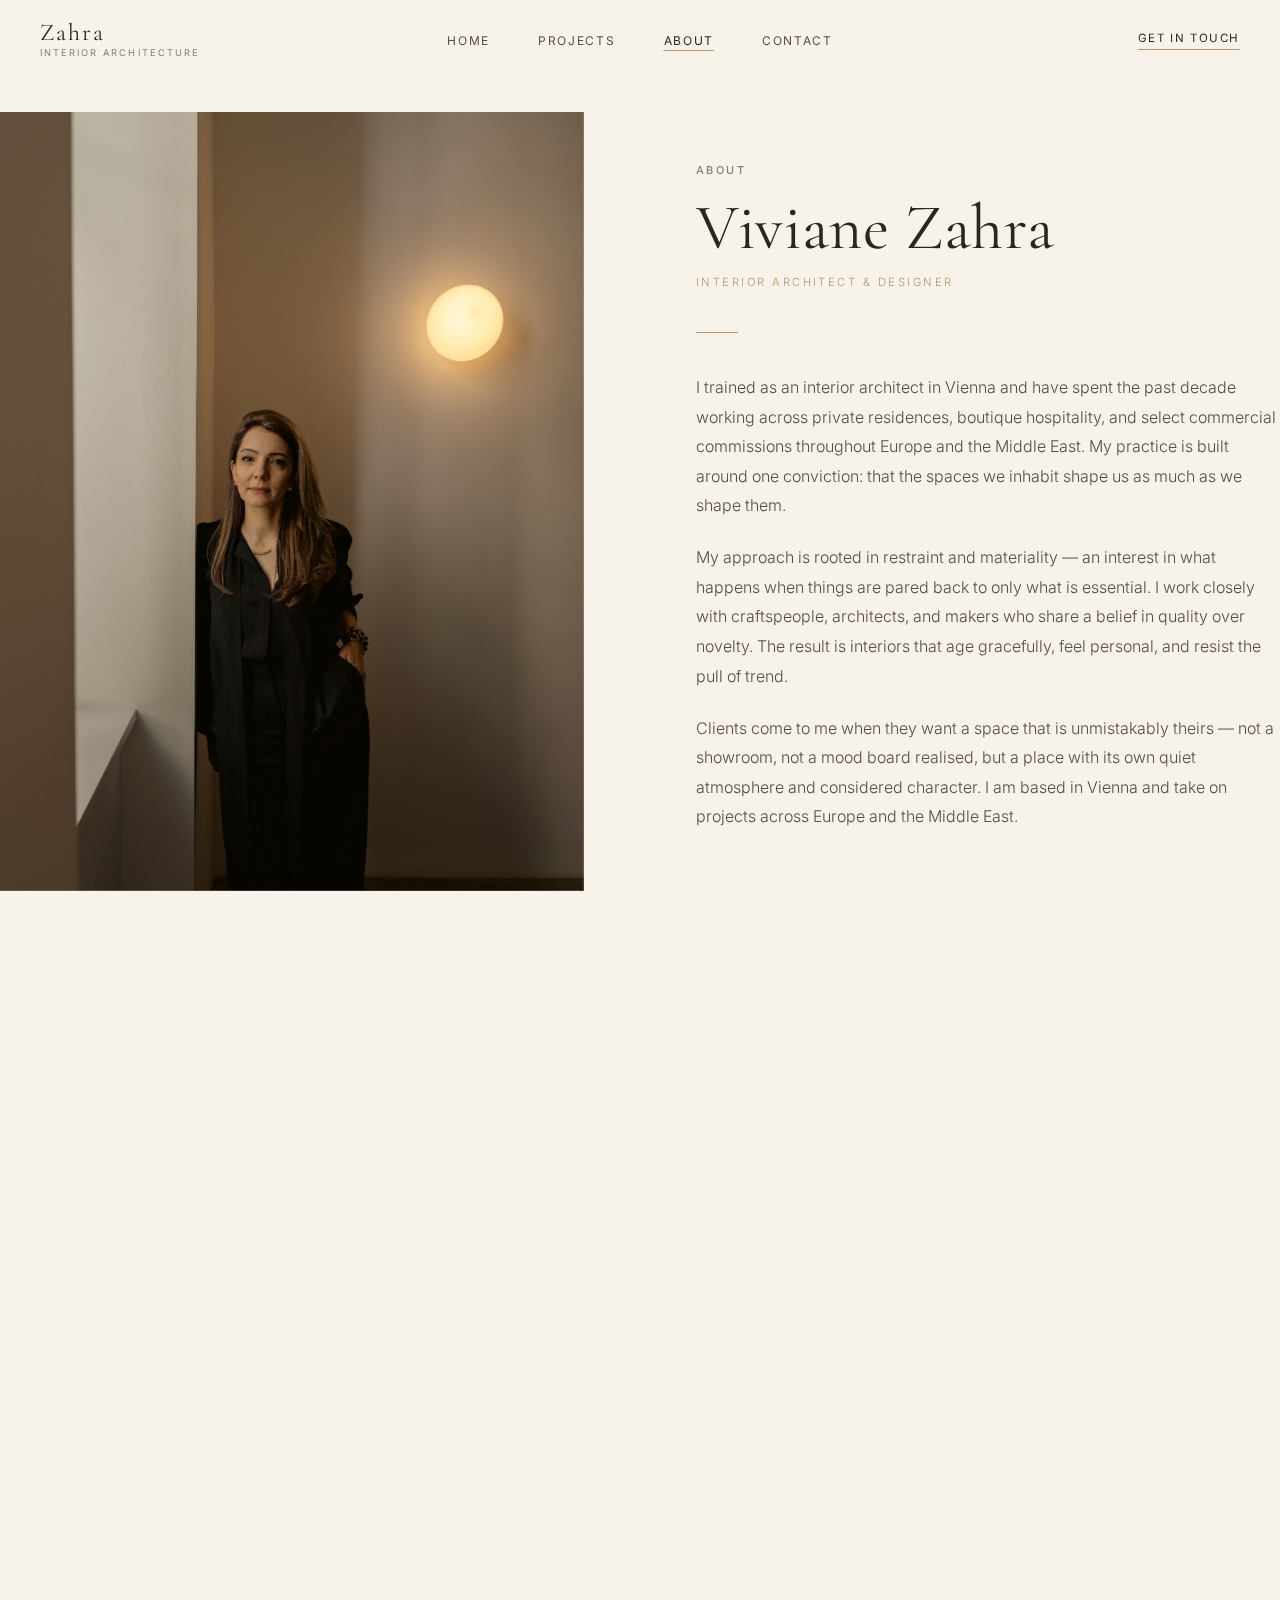
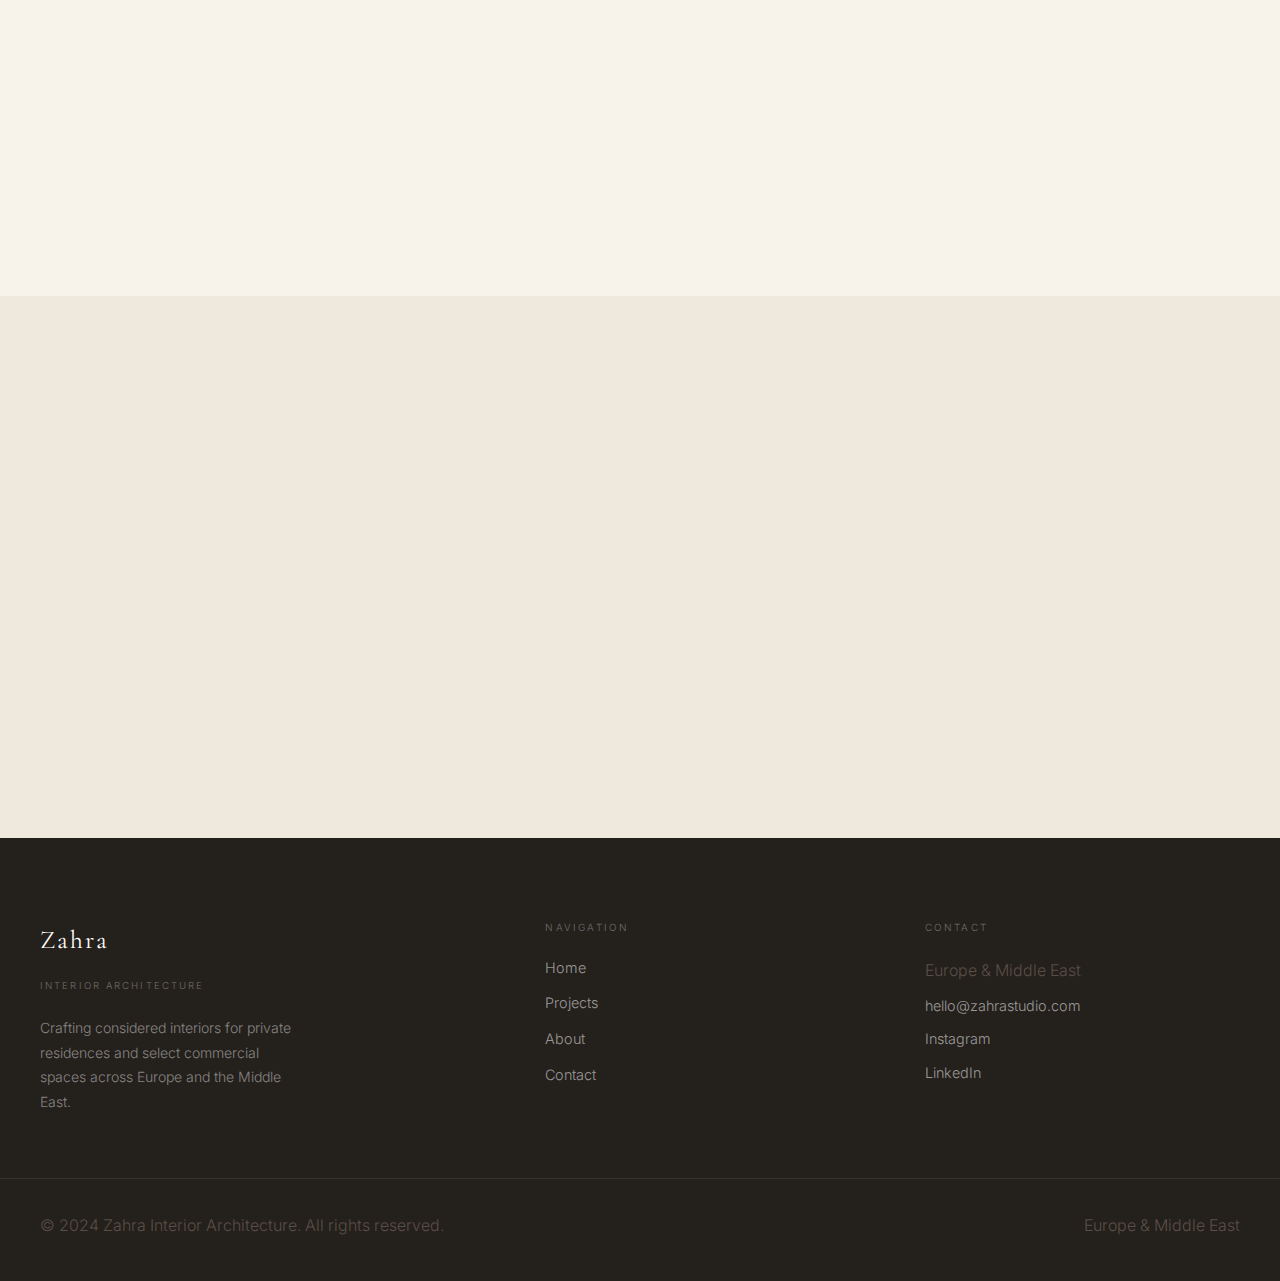
<file: about.html>
<!DOCTYPE html>
<html lang="en">
<head>
  <meta charset="UTF-8">
  <meta name="viewport" content="width=device-width, initial-scale=1.0">
  <meta name="description" content="About Zahra — Interior Architect and Designer based in Vienna and London, working on private residences and select commercial spaces across Europe.">
  <title>About — Zahra Interior Architecture</title>
  <link rel="preconnect" href="https://fonts.googleapis.com">
  <link rel="preconnect" href="https://fonts.gstatic.com" crossorigin>
  <link href="https://fonts.googleapis.com/css2?family=Cormorant+Garamond:ital,wght@0,300;0,400;0,500;1,300;1,400&family=Inter:wght@300;400;500&display=swap" rel="stylesheet">
  <link rel="stylesheet" href="css/style.css">
</head>
<body>

  <a href="#main" class="skip-link">Skip to main content</a>

  <!-- ═══ NAVIGATION ═══ -->
  <nav class="nav" id="nav" role="navigation" aria-label="Main navigation">
    <div class="nav__inner">
      <a href="index.html" class="nav__logo" aria-label="Zahra Interior Architecture — Home">
        <span class="nav__logo-name">Zahra</span>
        <span class="nav__logo-sub">Interior Architecture</span>
      </a>

      <ul class="nav__links" role="list">
        <li><a href="index.html"    class="nav__link">Home</a></li>
        <li><a href="projects.html" class="nav__link">Projects</a></li>
        <li><a href="about.html"    class="nav__link active" aria-current="page">About</a></li>
        <li><a href="contact.html"  class="nav__link">Contact</a></li>
      </ul>

      <a href="contact.html" class="nav__cta">Get in Touch</a>

      <button
        class="nav__hamburger"
        id="hamburger"
        aria-label="Open navigation menu"
        aria-expanded="false"
        aria-controls="mobileNav"
      >
        <span></span><span></span><span></span>
      </button>
    </div>
  </nav>

  <div class="nav__mobile" id="mobileNav" role="dialog" aria-modal="true" aria-label="Mobile navigation" hidden>
    <a href="index.html"    class="nav__link">Home</a>
    <a href="projects.html" class="nav__link">Projects</a>
    <a href="about.html"    class="nav__link active" aria-current="page">About</a>
    <a href="contact.html"  class="nav__link">Contact</a>
  </div>

  <!-- ═══ MAIN ═══ -->
  <main id="main">

    <!-- ABOUT SPLIT LAYOUT -->
    <div class="about-layout">

      <!-- IMAGE COLUMN (sticky on desktop) -->
      <div class="about-image-col" aria-hidden="true">
        <img
          src="images/portrait.jpg"
          alt="Viviane Zahra — Interior Architect &amp; Designer"
        >
      </div>

      <!-- CONTENT COLUMN -->
      <div class="about-content-col">

        <div class="fade-in">
          <p class="eyebrow" style="margin-bottom: 0.8rem;">About</p>
          <h1>Viviane Zahra</h1>
          <span class="role">Interior Architect &amp; Designer</span>
        </div>

        <div class="divider fade-in"></div>

        <div class="fade-in">
          <p>
            I trained as an interior architect in Vienna and have spent the past decade working
            across private residences, boutique hospitality, and select commercial commissions
            throughout Europe and the Middle East. My practice is built around one conviction:
            that the spaces we inhabit shape us as much as we shape them.
          </p>

          <p>
            My approach is rooted in restraint and materiality — an interest in what happens
            when things are pared back to only what is essential. I work closely with craftspeople,
            architects, and makers who share a belief in quality over novelty. The result is
            interiors that age gracefully, feel personal, and resist the pull of trend.
          </p>

          <p>
            Clients come to me when they want a space that is unmistakably theirs — not a
            showroom, not a mood board realised, but a place with its own quiet atmosphere and
            considered character. I am based in Vienna and take on projects
            across Europe and the Middle East.
          </p>
        </div>

        <!-- SERVICES -->
        <div class="services-list fade-in">
          <h2 class="services-list__heading">Services</h2>
          <ul>
            <li>Full Interior Design</li>
            <li>Renovation &amp; Space Planning</li>
            <li>Lighting Design &amp; Materials</li>
            <li>FF&amp;E Specification &amp; Styling</li>
            <li>Bespoke Furniture &amp; Joinery</li>
            <li>Site Visits &amp; Contractor Coordination</li>
          </ul>
        </div>

        <!-- PROCESS -->
        <div style="margin-top: 3.5rem; padding-top: 3rem; border-top: 1px solid var(--border);" class="fade-in">
          <p class="eyebrow" style="margin-bottom: 1rem;">How I Work</p>

          <p>
            Each engagement begins with a detailed conversation — in person where possible —
            about how you live, what you love, and what you'd like to change. From there,
            I develop a design concept that is presented in mood, material, and plan form
            before a single specification is written.
          </p>

          <p style="margin-top: 1rem;">
            I take on a small number of projects at any one time. This is deliberate. It
            means every project receives the full weight of my attention, from initial sketches
            through to the placing of the last object.
          </p>
        </div>

        <!-- CTA -->
        <div class="about-cta fade-in">
          <a href="contact.html" class="btn btn--primary">Start a Conversation</a>
        </div>

      </div>
    </div>

    <!-- QUOTE -->
    <section class="quote-section section--alt" aria-label="Personal philosophy">
      <div class="container--narrow">
        <span class="quote-mark fade-in" aria-hidden="true">&ldquo;</span>
        <blockquote class="quote-text fade-in">
          I am most interested in the space between objects — what remains when
          everything unnecessary has been taken away.
        </blockquote>
        <p class="quote-author fade-in">— Viviane Zahra</p>
      </div>
    </section>


  </main>

  <!-- ═══ FOOTER ═══ -->
  <footer class="footer" role="contentinfo">
    <div class="footer__inner">
      <div>
        <span class="footer__logo-name">Zahra</span>
        <span class="footer__tagline">Interior Architecture</span>
        <p class="footer__desc">
          Crafting considered interiors for private residences and select commercial
          spaces across Europe and the Middle East.
        </p>
      </div>

      <div>
        <p class="footer__heading">Navigation</p>
        <nav class="footer__nav" aria-label="Footer navigation">
          <a href="index.html">Home</a>
          <a href="projects.html">Projects</a>
          <a href="about.html">About</a>
          <a href="contact.html">Contact</a>
        </nav>
      </div>

      <div>
        <p class="footer__heading">Contact</p>
        <div class="footer__info">
          <p>Europe &amp; Middle East</p>
          <a href="mailto:hello@zahrastudio.com">hello@zahrastudio.com</a>
          <a href="#" aria-label="Follow on Instagram">Instagram</a>
          <a href="#" aria-label="Connect on LinkedIn">LinkedIn</a>
        </div>
      </div>
    </div>

    <div class="footer__bottom">
      <p>&copy; 2024 Zahra Interior Architecture. All rights reserved.</p>
      <p>Europe &amp; Middle East</p>
    </div>
  </footer>

  <script src="js/main.js"></script>
</body>
</html>
</file>
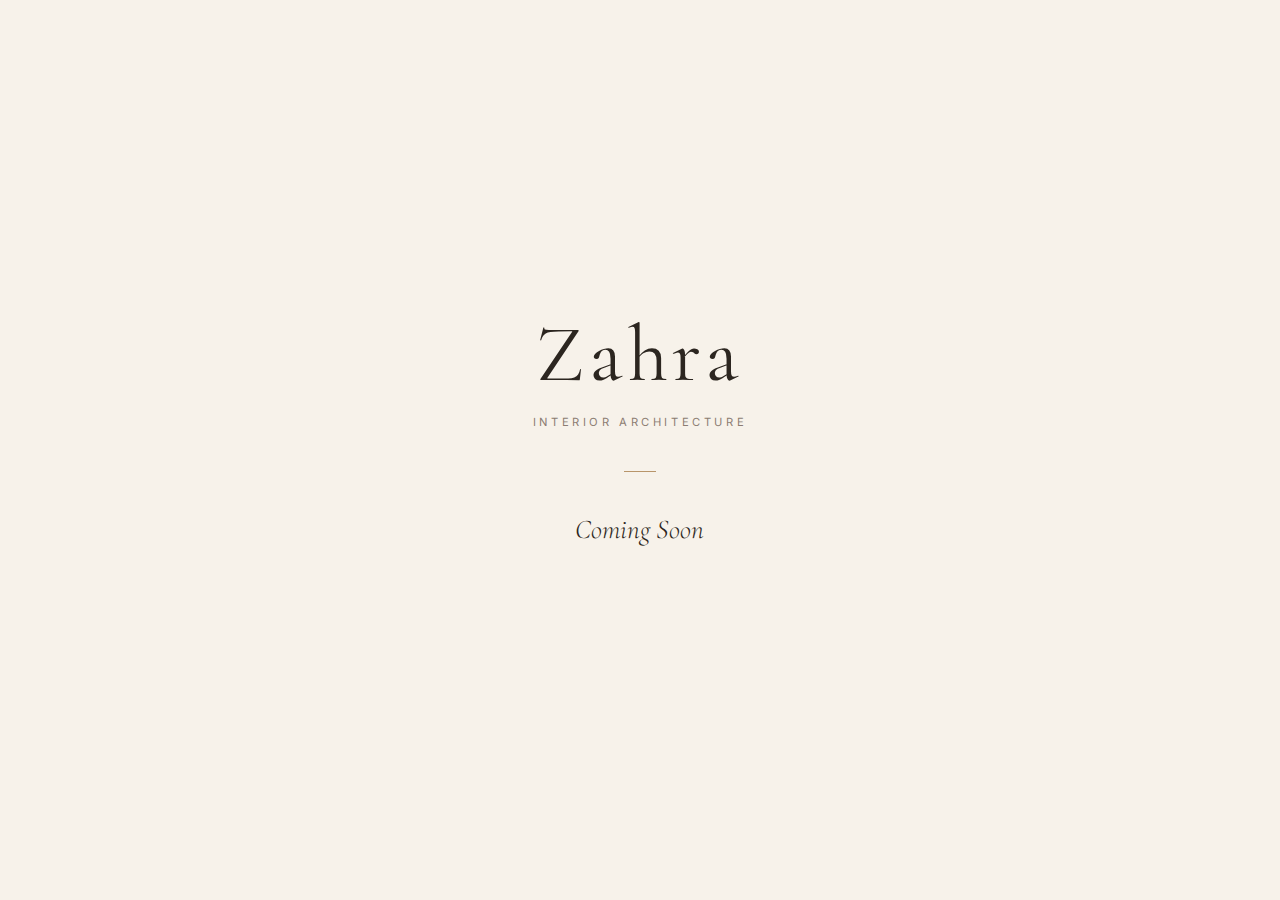
<file: coming-soon.html>
<!DOCTYPE html>
<html lang="en">
<head>
  <meta charset="UTF-8">
  <meta name="viewport" content="width=device-width, initial-scale=1.0">
  <meta name="description" content="Zahra Interior Architecture — new website arriving soon.">
  <meta name="robots" content="noindex">
  <title>Zahra — Coming Soon</title>
  <link rel="icon" href="data:,">
  <link rel="preconnect" href="https://fonts.googleapis.com">
  <link rel="preconnect" href="https://fonts.gstatic.com" crossorigin>
  <link href="https://fonts.googleapis.com/css2?family=Cormorant+Garamond:ital,wght@0,300;0,400;0,500;1,300;1,400&family=Inter:wght@300;400;500&display=swap" rel="stylesheet">
  <style>
    :root {
      --bg: #F7F2EA;
      --text: #2C2620;
      --text-light: #8C7D72;
      --accent: #B8956A;
    }
    *, *::before, *::after { box-sizing: border-box; }
    html, body { margin: 0; padding: 0; }
    body {
      min-height: 100vh;
      background: var(--bg);
      color: var(--text);
      font-family: 'Inter', -apple-system, BlinkMacSystemFont, sans-serif;
      font-weight: 300;
      line-height: 1.7;
      display: flex;
      align-items: center;
      justify-content: center;
      padding: 2rem;
      -webkit-font-smoothing: antialiased;
      -moz-osx-font-smoothing: grayscale;
    }
    .splash {
      max-width: 540px;
      text-align: center;
      animation: rise 1.1s cubic-bezier(0.22, 1, 0.36, 1) both;
    }
    .splash__name {
      font-family: 'Cormorant Garamond', Georgia, serif;
      font-weight: 400;
      font-size: clamp(3rem, 8vw, 5rem);
      letter-spacing: 0.06em;
      line-height: 1;
      margin: 0;
    }
    .splash__sub {
      font-size: 0.7rem;
      font-weight: 400;
      letter-spacing: 0.32em;
      text-transform: uppercase;
      color: var(--text-light);
      margin: 1.1rem 0 2.4rem;
    }
    .splash__divider {
      width: 32px;
      height: 1px;
      background: var(--accent);
      border: 0;
      margin: 0 auto 2.4rem;
    }
    .splash__headline {
      font-family: 'Cormorant Garamond', Georgia, serif;
      font-style: italic;
      font-weight: 300;
      font-size: clamp(1.35rem, 3vw, 1.7rem);
      line-height: 1.45;
      color: var(--text);
      margin: 0 0 2.2rem;
    }
    .splash__contact {
      font-size: 0.72rem;
      letter-spacing: 0.2em;
      text-transform: uppercase;
      color: var(--text-light);
      margin: 0;
    }
    .splash__contact a {
      color: var(--text);
      text-decoration: none;
      border-bottom: 1px solid var(--accent);
      padding-bottom: 1px;
      transition: color 0.25s ease;
    }
    .splash__contact a:hover { color: var(--accent); }

    @keyframes rise {
      from { opacity: 0; transform: translateY(12px); }
      to   { opacity: 1; transform: translateY(0); }
    }
    @media (prefers-reduced-motion: reduce) {
      .splash { animation: none; }
    }
  </style>
</head>
<body>
  <main class="splash" role="main">
    <h1 class="splash__name">Zahra</h1>
    <p class="splash__sub">Interior Architecture</p>
    <hr class="splash__divider" aria-hidden="true">
    <p class="splash__headline">Coming Soon</p>
  </main>
</body>
</html>
</file>
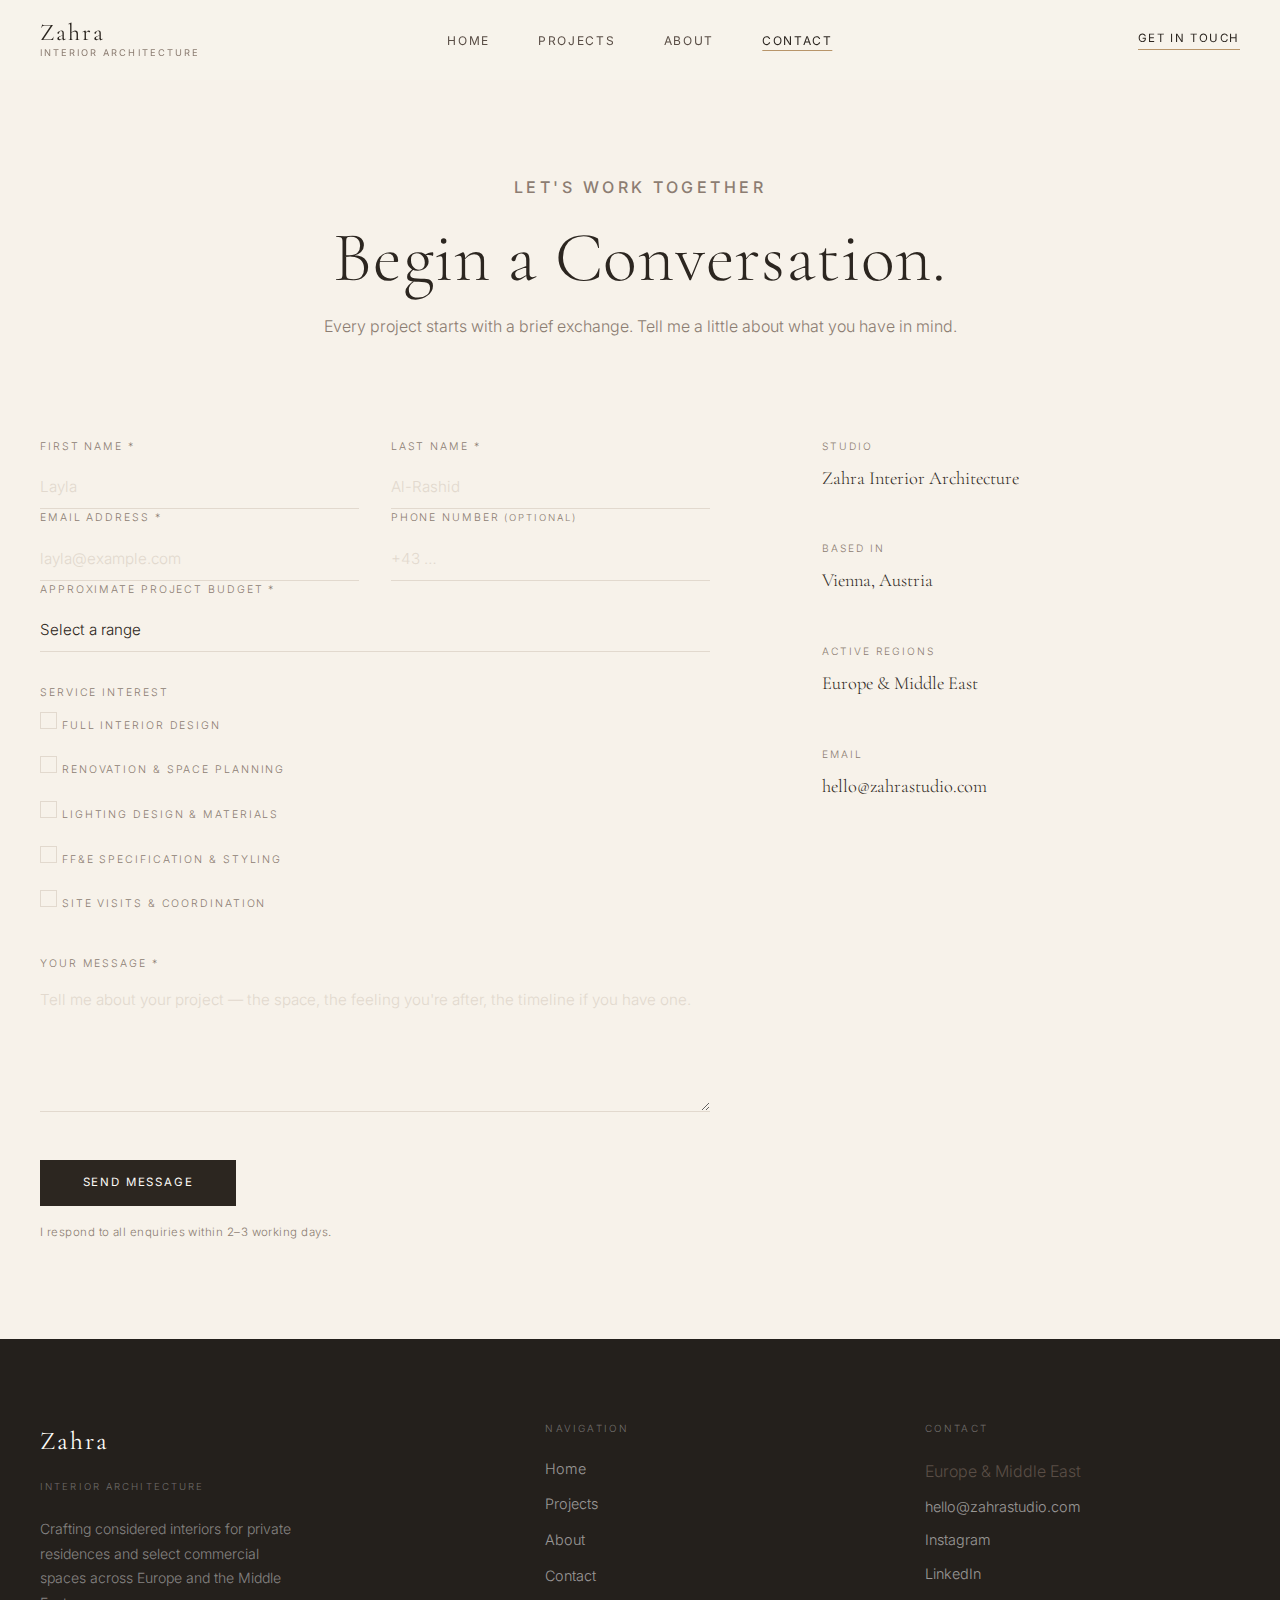
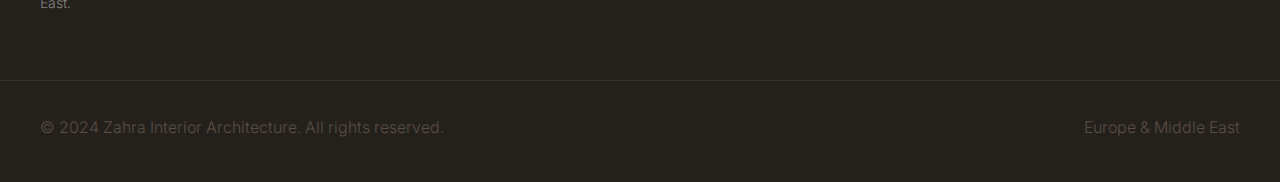
<file: contact.html>
<!DOCTYPE html>
<html lang="en">
<head>
  <meta charset="UTF-8">
  <meta name="viewport" content="width=device-width, initial-scale=1.0">
  <meta name="description" content="Contact Zahra Interior Architecture — begin a conversation about your project or commission.">
  <title>Contact — Zahra Interior Architecture</title>
  <link rel="preconnect" href="https://fonts.googleapis.com">
  <link rel="preconnect" href="https://fonts.gstatic.com" crossorigin>
  <link href="https://fonts.googleapis.com/css2?family=Cormorant+Garamond:ital,wght@0,300;0,400;0,500;1,300;1,400&family=Inter:wght@300;400;500&display=swap" rel="stylesheet">
  <link rel="stylesheet" href="css/style.css">
</head>
<body>

  <a href="#main" class="skip-link">Skip to main content</a>

  <!-- ═══ NAVIGATION ═══ -->
  <nav class="nav" id="nav" role="navigation" aria-label="Main navigation">
    <div class="nav__inner">
      <a href="index.html" class="nav__logo" aria-label="Zahra Interior Architecture — Home">
        <span class="nav__logo-name">Zahra</span>
        <span class="nav__logo-sub">Interior Architecture</span>
      </a>

      <ul class="nav__links" role="list">
        <li><a href="index.html"    class="nav__link">Home</a></li>
        <li><a href="projects.html" class="nav__link">Projects</a></li>
        <li><a href="about.html"    class="nav__link">About</a></li>
        <li><a href="contact.html"  class="nav__link active" aria-current="page">Contact</a></li>
      </ul>

      <a href="contact.html" class="nav__cta" aria-current="page">Get in Touch</a>

      <button
        class="nav__hamburger"
        id="hamburger"
        aria-label="Open navigation menu"
        aria-expanded="false"
        aria-controls="mobileNav"
      >
        <span></span><span></span><span></span>
      </button>
    </div>
  </nav>

  <div class="nav__mobile" id="mobileNav" role="dialog" aria-modal="true" aria-label="Mobile navigation" hidden>
    <a href="index.html"    class="nav__link">Home</a>
    <a href="projects.html" class="nav__link">Projects</a>
    <a href="about.html"    class="nav__link">About</a>
    <a href="contact.html"  class="nav__link active" aria-current="page">Contact</a>
  </div>

  <!-- ═══ MAIN ═══ -->
  <main id="main">

    <!-- PAGE HEADER -->
    <header class="contact-page-header">
      <p class="eyebrow fade-in" style="margin-bottom: 1rem;">Let's Work Together</p>
      <h1 class="fade-in">Begin a Conversation.</h1>
      <p class="fade-in">
        Every project starts with a brief exchange. Tell me a little about what you have in mind.
      </p>
    </header>

    <!-- CONTACT LAYOUT -->
    <div class="container">
      <div class="contact-layout">

        <!-- FORM -->
        <div>
          <!-- Form itself -->
          <form id="contactForm" novalidate aria-label="Contact form">

            <!-- Name row -->
            <div class="form-row">
              <div class="contact-form-group">
                <label for="firstName">First Name <span aria-hidden="true">*</span></label>
                <input
                  type="text"
                  id="firstName"
                  name="firstName"
                  autocomplete="given-name"
                  placeholder="Layla"
                  required
                  aria-required="true"
                >
                <p class="field-error" id="firstNameError" role="alert">Please enter your first name.</p>
              </div>
              <div class="contact-form-group">
                <label for="lastName">Last Name <span aria-hidden="true">*</span></label>
                <input
                  type="text"
                  id="lastName"
                  name="lastName"
                  autocomplete="family-name"
                  placeholder="Al-Rashid"
                  required
                  aria-required="true"
                >
                <p class="field-error" id="lastNameError" role="alert">Please enter your last name.</p>
              </div>
            </div>

            <!-- Email + Phone -->
            <div class="form-row" style="margin-top: 0;">
              <div class="contact-form-group">
                <label for="email">Email Address <span aria-hidden="true">*</span></label>
                <input
                  type="email"
                  id="email"
                  name="email"
                  autocomplete="email"
                  placeholder="layla@example.com"
                  required
                  aria-required="true"
                >
                <p class="field-error" id="emailError" role="alert">Please enter a valid email address.</p>
              </div>
              <div class="contact-form-group">
                <label for="phone">Phone Number <span style="color: var(--text-light); font-size: 0.6rem;">(optional)</span></label>
                <input
                  type="tel"
                  id="phone"
                  name="phone"
                  autocomplete="tel"
                  placeholder="+43 …"
                >
              </div>
            </div>

            <!-- Budget -->
            <div class="contact-form-group">
              <label for="budget">Approximate Project Budget <span aria-hidden="true">*</span></label>
              <select id="budget" name="budget" required aria-required="true">
                <option value="" disabled selected>Select a range</option>
                <option value="under50k">Under €50,000</option>
                <option value="50to100k">€50,000 – €100,000</option>
                <option value="100to250k">€100,000 – €250,000</option>
                <option value="250to500k">€250,000 – €500,000</option>
                <option value="500kplus">€500,000+</option>
                <option value="unsure">Not yet decided</option>
              </select>
              <p class="field-error" id="budgetError" role="alert">Please select a budget range.</p>
            </div>

            <!-- Services -->
            <div class="contact-form-group">
              <label as="legend">Service Interest</label>
              <div class="checkboxes" role="group" aria-label="Select services you are interested in">
                <label class="checkbox-label">
                  <input type="checkbox" name="service" value="full-design">
                  Full Interior Design
                </label>
                <label class="checkbox-label">
                  <input type="checkbox" name="service" value="renovation">
                  Renovation &amp; Space Planning
                </label>
                <label class="checkbox-label">
                  <input type="checkbox" name="service" value="lighting">
                  Lighting Design &amp; Materials
                </label>
                <label class="checkbox-label">
                  <input type="checkbox" name="service" value="ffe">
                  FF&amp;E Specification &amp; Styling
                </label>
                <label class="checkbox-label">
                  <input type="checkbox" name="service" value="coordination">
                  Site Visits &amp; Coordination
                </label>
              </div>
            </div>

            <!-- Message -->
            <div class="contact-form-group">
              <label for="message">Your Message <span aria-hidden="true">*</span></label>
              <textarea
                id="message"
                name="message"
                rows="5"
                placeholder="Tell me about your project — the space, the feeling you're after, the timeline if you have one."
                required
                aria-required="true"
              ></textarea>
              <p class="field-error" id="messageError" role="alert">Please write a brief message.</p>
            </div>

            <!-- Submit -->
            <div class="form-submit">
              <button type="submit" class="btn btn--primary">Send Message</button>
              <p style="font-size: 0.72rem; color: var(--text-light); margin-top: 1rem; letter-spacing: 0.04em;">
                I respond to all enquiries within 2–3 working days.
              </p>
            </div>

          </form>

          <!-- Success state -->
          <div class="form-success" id="formSuccess" aria-live="polite">
            <p class="form-success__mark">Message received</p>
            <h2>Thank you.</h2>
            <p>
              I've received your message and will be in touch within a few days.
              I look forward to hearing more about your project.
            </p>
          </div>

        </div>

        <!-- CONTACT INFO -->
        <aside class="contact-info-col" aria-label="Contact details">

          <div class="contact-info-item fade-in">
            <label>Studio</label>
            <p>Zahra Interior Architecture</p>
          </div>

          <div class="contact-info-item fade-in">
            <label>Based In</label>
            <p>Vienna, Austria</p>
          </div>

          <div class="contact-info-item fade-in">
            <label>Active Regions</label>
            <p>Europe &amp; Middle East</p>
          </div>

          <div class="contact-info-item fade-in">
            <label>Email</label>
            <a href="mailto:hello@zahrastudio.com">hello@zahrastudio.com</a>
          </div>

          <div class="contact-info-item fade-in">
            <label>Instagram</label>
            <a href="#" aria-label="Zahra Interior Architecture on Instagram">@zahrastudio</a>
          </div>

          <div class="contact-info-item fade-in">
            <label>LinkedIn</label>
            <a href="#" aria-label="Zahra on LinkedIn">Zahra Interior Architecture</a>
          </div>

          <div
            class="fade-in"
            style="
              margin-top: 3rem;
              padding-top: 2.5rem;
              border-top: 1px solid var(--border);
              font-size: 0.82rem;
              color: var(--text-light);
              line-height: 1.8;
            "
          >
            <p>
              I take on a select number of new projects each year, with priority given to
              full-scope residential commissions. If you have something smaller in mind,
              do still reach out — I'm always happy to talk.
            </p>
          </div>

        </aside>

      </div>
    </div>

  </main>

  <!-- ═══ FOOTER ═══ -->
  <footer class="footer" role="contentinfo">
    <div class="footer__inner">
      <div>
        <span class="footer__logo-name">Zahra</span>
        <span class="footer__tagline">Interior Architecture</span>
        <p class="footer__desc">
          Crafting considered interiors for private residences and select commercial
          spaces across Europe and the Middle East.
        </p>
      </div>

      <div>
        <p class="footer__heading">Navigation</p>
        <nav class="footer__nav" aria-label="Footer navigation">
          <a href="index.html">Home</a>
          <a href="projects.html">Projects</a>
          <a href="about.html">About</a>
          <a href="contact.html">Contact</a>
        </nav>
      </div>

      <div>
        <p class="footer__heading">Contact</p>
        <div class="footer__info">
          <p>Europe &amp; Middle East</p>
          <a href="mailto:hello@zahrastudio.com">hello@zahrastudio.com</a>
          <a href="#" aria-label="Follow on Instagram">Instagram</a>
          <a href="#" aria-label="Connect on LinkedIn">LinkedIn</a>
        </div>
      </div>
    </div>

    <div class="footer__bottom">
      <p>&copy; 2024 Zahra Interior Architecture. All rights reserved.</p>
      <p>Europe &amp; Middle East</p>
    </div>
  </footer>

  <script src="js/main.js"></script>
  <script src="js/contact.js"></script>
</body>
</html>
</file>
<file: css/style.css>
/* ============================================================
   ZAHRA INTERIOR ARCHITECTURE — Global Stylesheet
   ============================================================ */

/* === RESET & BASE === */
*, *::before, *::after {
  box-sizing: border-box;
  margin: 0;
  padding: 0;
}

/* === CUSTOM PROPERTIES === */
:root {
  --bg:           #F7F2EA;
  --bg-alt:       #EFE8DC;
  --bg-dark:      #24201C;
  --text:         #2C2620;
  --text-mid:     #5A4E46;
  --text-light:   #8C7D72;
  --accent:       #B8956A;
  --accent-light: #D4B896;
  --border:       #E2D9CE;
  --white:        #FEFCF8;

  --font-serif: 'Cormorant Garamond', Georgia, serif;
  --font-sans:  'Inter', system-ui, -apple-system, sans-serif;

  --space-xs:  0.5rem;
  --space-sm:  1rem;
  --space-md:  2rem;
  --space-lg:  4rem;
  --space-xl:  8rem;

  --nav-height:    80px;
  --max-width:     1300px;
  --content-width: 860px;

  --ease-out: cubic-bezier(0.25, 0.46, 0.45, 0.94);
}

html {
  scroll-behavior: smooth;
  font-size: 16px;
}

body {
  background-color: var(--bg);
  color: var(--text);
  font-family: var(--font-sans);
  font-weight: 300;
  line-height: 1.7;
  -webkit-font-smoothing: antialiased;
  -moz-osx-font-smoothing: grayscale;
  overflow-x: hidden;
}

img {
  display: block;
  max-width: 100%;
  height: auto;
}

a { color: inherit; text-decoration: none; }
ul { list-style: none; }
button { font-family: inherit; }

/* === TYPOGRAPHY === */
h1, h2, h3, h4 {
  font-family: var(--font-serif);
  font-weight: 400;
  line-height: 1.15;
  letter-spacing: 0.01em;
  color: var(--text);
}

h1 { font-size: clamp(2.6rem, 5vw, 4.8rem); }
h2 { font-size: clamp(2rem, 3.5vw, 3.2rem); }
h3 { font-size: clamp(1.3rem, 2vw, 1.7rem); }
h4 { font-size: clamp(1.05rem, 1.5vw, 1.25rem); }

p {
  font-size: 1rem;
  line-height: 1.85;
  color: var(--text-mid);
}

.eyebrow {
  font-family: var(--font-sans);
  font-size: 0.68rem;
  font-weight: 500;
  letter-spacing: 0.22em;
  text-transform: uppercase;
  color: var(--text-light);
}

/* === LAYOUT === */
.container {
  max-width: var(--max-width);
  margin: 0 auto;
  padding: 0 2.5rem;
}

.container--narrow {
  max-width: var(--content-width);
  margin: 0 auto;
  padding: 0 2.5rem;
}

/* === NAVIGATION === */
.nav {
  position: fixed;
  top: 0; left: 0; right: 0;
  z-index: 100;
  height: var(--nav-height);
  background: rgba(247, 242, 234, 0.96);
  backdrop-filter: blur(14px);
  -webkit-backdrop-filter: blur(14px);
  border-bottom: 1px solid transparent;
  transition: border-color 0.35s ease, background 0.35s ease;
}

.nav.scrolled {
  border-bottom-color: var(--border);
}

.nav__inner {
  max-width: var(--max-width);
  margin: 0 auto;
  padding: 0 2.5rem;
  height: 100%;
  display: flex;
  align-items: center;
  justify-content: space-between;
  position: relative;
}

.nav__logo {
  display: flex;
  flex-direction: column;
  line-height: 1;
  gap: 3px;
  z-index: 1;
}

.nav__logo-name {
  font-family: var(--font-serif);
  font-size: 1.5rem;
  font-weight: 400;
  letter-spacing: 0.08em;
  color: var(--text);
}

.nav__logo-sub {
  font-family: var(--font-sans);
  font-size: 0.58rem;
  font-weight: 400;
  letter-spacing: 0.22em;
  text-transform: uppercase;
  color: var(--text-light);
}

.nav__links {
  display: flex;
  gap: 3rem;
  position: absolute;
  left: 50%;
  transform: translateX(-50%);
}

.nav__link {
  font-size: 0.75rem;
  font-weight: 400;
  letter-spacing: 0.14em;
  text-transform: uppercase;
  color: var(--text-mid);
  transition: color 0.22s;
  position: relative;
  padding-bottom: 2px;
}

.nav__link::after {
  content: '';
  position: absolute;
  bottom: -1px; left: 0;
  width: 0; height: 1px;
  background: var(--accent);
  transition: width 0.3s var(--ease-out);
}

.nav__link:hover,
.nav__link.active { color: var(--text); }
.nav__link:hover::after,
.nav__link.active::after { width: 100%; }

.nav__cta {
  font-size: 0.72rem;
  font-weight: 400;
  letter-spacing: 0.14em;
  text-transform: uppercase;
  color: var(--text);
  border-bottom: 1px solid var(--accent);
  padding-bottom: 1px;
  transition: color 0.22s, border-color 0.22s;
  z-index: 1;
}

.nav__cta:hover { color: var(--accent); }

/* Hamburger */
.nav__hamburger {
  display: none;
  flex-direction: column;
  justify-content: center;
  gap: 5px;
  background: none;
  border: none;
  cursor: pointer;
  padding: 4px;
  width: 34px;
  height: 34px;
  z-index: 1;
}

.nav__hamburger span {
  display: block;
  height: 1px;
  background: var(--text);
  transition: transform 0.3s ease, opacity 0.3s ease;
}

.nav__hamburger[aria-expanded="true"] span:nth-child(1) { transform: translateY(6px) rotate(45deg); }
.nav__hamburger[aria-expanded="true"] span:nth-child(2) { opacity: 0; }
.nav__hamburger[aria-expanded="true"] span:nth-child(3) { transform: translateY(-6px) rotate(-45deg); }

/* Mobile drawer */
.nav__mobile {
  display: none;
  position: fixed;
  top: var(--nav-height); left: 0; right: 0;
  background: var(--bg);
  padding: 2rem 2.5rem 2.5rem;
  border-bottom: 1px solid var(--border);
  z-index: 99;
  flex-direction: column;
  gap: 1.6rem;
  animation: slideDown 0.25s ease forwards;
}

.nav__mobile.open { display: flex; }

.nav__mobile .nav__link { font-size: 0.9rem; }

@keyframes slideDown {
  from { opacity: 0; transform: translateY(-8px); }
  to   { opacity: 1; transform: translateY(0); }
}

/* === BUTTONS === */
.btn {
  display: inline-block;
  font-family: var(--font-sans);
  font-size: 0.72rem;
  font-weight: 400;
  letter-spacing: 0.16em;
  text-transform: uppercase;
  padding: 1rem 2.6rem;
  border: 1px solid currentColor;
  cursor: pointer;
  transition: background 0.28s ease, color 0.28s ease, border-color 0.28s ease;
  text-decoration: none;
  line-height: 1;
}

.btn--primary {
  background: var(--text);
  color: var(--white);
  border-color: var(--text);
}
.btn--primary:hover {
  background: var(--accent);
  border-color: var(--accent);
}

.btn--outline {
  background: transparent;
  color: var(--white);
  border-color: rgba(255,255,255,0.55);
}
.btn--outline:hover {
  background: rgba(255,255,255,0.12);
  border-color: var(--white);
}

.btn--outline-dark {
  background: transparent;
  color: var(--text);
  border-color: var(--text);
}
.btn--outline-dark:hover {
  background: var(--text);
  color: var(--white);
}

.btn--accent {
  background: var(--accent);
  color: var(--white);
  border-color: var(--accent);
}
.btn--accent:hover {
  background: var(--text);
  border-color: var(--text);
}

/* === SECTION SPACING === */
.section        { padding: var(--space-xl) 0; }
.section--sm    { padding: var(--space-lg) 0; }
.section--alt   { background: var(--bg-alt); }

.section__header { margin-bottom: var(--space-lg); }
.section__title  { margin-top: var(--space-xs); }

/* === DIVIDER === */
.divider {
  width: 42px;
  height: 1px;
  background: var(--accent);
  margin: 2rem 0;
}

/* === HERO === */
.hero {
  position: relative;
  height: 100vh;
  min-height: 620px;
  display: flex;
  align-items: center;
  justify-content: center;
  text-align: center;
  overflow: hidden;
}

.hero__bg {
  position: absolute;
  inset: 0;
  z-index: 0;
}

.hero__bg img {
  width: 100%;
  height: 100%;
  object-fit: cover;
  object-position: center;
}

.hero__overlay {
  position: absolute;
  inset: 0;
  background: linear-gradient(
    to bottom,
    rgba(36, 32, 28, 0.28) 0%,
    rgba(36, 32, 28, 0.18) 45%,
    rgba(36, 32, 28, 0.42) 100%
  );
}

.hero__content {
  position: relative;
  z-index: 1;
  color: var(--white);
  max-width: 820px;
  padding: 2rem;
}

.hero__eyebrow {
  font-size: 0.68rem;
  font-weight: 400;
  letter-spacing: 0.24em;
  text-transform: uppercase;
  color: rgba(255, 255, 255, 0.68);
  margin-bottom: 1.6rem;
}

.hero__title {
  font-family: var(--font-serif);
  font-size: clamp(3.2rem, 6.5vw, 6.5rem);
  font-weight: 300;
  line-height: 1.08;
  color: var(--white);
  margin-bottom: 1.6rem;
  letter-spacing: 0.02em;
}

.hero__subtitle {
  font-size: 1rem;
  font-weight: 300;
  line-height: 1.75;
  color: rgba(255, 255, 255, 0.82);
  max-width: 500px;
  margin: 0 auto 2.8rem;
}

.hero__actions {
  display: flex;
  gap: 1rem;
  justify-content: center;
  flex-wrap: wrap;
}

/* Hero scroll indicator */
.hero__scroll {
  position: absolute;
  bottom: 2.5rem;
  left: 50%;
  transform: translateX(-50%);
  z-index: 1;
  display: flex;
  flex-direction: column;
  align-items: center;
  gap: 0.6rem;
  color: rgba(255,255,255,0.5);
  font-size: 0.6rem;
  letter-spacing: 0.2em;
  text-transform: uppercase;
}

.hero__scroll-line {
  width: 1px;
  height: 40px;
  background: rgba(255,255,255,0.35);
  animation: scrollPulse 2.2s ease-in-out infinite;
}

@keyframes scrollPulse {
  0%, 100% { opacity: 0.35; transform: scaleY(1); }
  50%       { opacity: 0.7; transform: scaleY(1.15); }
}

/* === PROJECT CARDS === */
.projects-grid {
  display: grid;
  grid-template-columns: repeat(3, 1fr);
  gap: 2.2rem;
}

.projects-grid--two {
  grid-template-columns: repeat(2, 1fr);
}

/* Masonry — natural image sizes, no forced ratio */
.projects-grid--masonry {
  display: block;
  columns: 3;
  column-gap: 1.6rem;
}

.projects-grid--masonry .project-card {
  break-inside: avoid;
  display: inline-block;
  width: 100%;
  margin-bottom: 1.6rem;
}

.projects-grid--masonry .project-card__image-wrap {
  aspect-ratio: unset;
  height: auto;
}

.projects-grid--masonry .project-card__image-wrap img {
  height: auto;
  object-fit: unset;
}

.project-card {
  display: block;
  cursor: pointer;
  text-decoration: none;
  color: inherit;
}

.project-card__image-wrap {
  overflow: hidden;
  aspect-ratio: 3 / 4;
  margin-bottom: 1.1rem;
  background: var(--bg-alt);
}

.project-card__image-wrap img {
  width: 100%;
  height: 100%;
  object-fit: cover;
  transition: transform 0.65s var(--ease-out);
}

.project-card:hover .project-card__image-wrap img {
  transform: scale(1.045);
}

.project-card__cat {
  font-size: 0.63rem;
  letter-spacing: 0.2em;
  text-transform: uppercase;
  color: var(--accent);
  margin-bottom: 0.35rem;
}

.project-card__title {
  font-family: var(--font-serif);
  font-size: 1.25rem;
  font-weight: 400;
  color: var(--text);
  margin-bottom: 0.25rem;
  transition: color 0.22s;
}

.project-card:hover .project-card__title { color: var(--accent); }

.project-card__meta {
  font-size: 0.78rem;
  color: var(--text-light);
  letter-spacing: 0.05em;
}

/* Hidden project cards for filter */
.project-card[hidden] { display: none; }

/* === HOME — ABOUT STRIP === */
.about-strip {
  display: grid;
  grid-template-columns: 1fr 1fr;
  gap: 6rem;
  align-items: center;
}

/* === QUOTE SECTION === */
.quote-section {
  text-align: center;
  padding: var(--space-xl) 0;
}

.quote-mark {
  font-family: var(--font-serif);
  font-size: 6rem;
  line-height: 0.5;
  color: var(--accent-light);
  margin-bottom: 1.5rem;
  display: block;
}

.quote-text {
  font-family: var(--font-serif);
  font-size: clamp(1.6rem, 3vw, 2.8rem);
  font-weight: 300;
  font-style: italic;
  line-height: 1.42;
  color: var(--text);
  max-width: 740px;
  margin: 0 auto 1.8rem;
}

.quote-author {
  font-size: 0.72rem;
  letter-spacing: 0.18em;
  text-transform: uppercase;
  color: var(--text-light);
}

/* === SERVICES STRIP === */
.services-strip {
  border-top: 1px solid var(--border);
  border-bottom: 1px solid var(--border);
  padding: 2.6rem 0;
}

.services-strip__inner {
  max-width: var(--max-width);
  margin: 0 auto;
  padding: 0 2.5rem;
  display: flex;
  gap: 4rem;
  justify-content: center;
  flex-wrap: wrap;
  align-items: center;
}

.services-strip__item {
  font-size: 0.72rem;
  letter-spacing: 0.16em;
  text-transform: uppercase;
  color: var(--text-light);
}

/* === FOOTER === */
.footer {
  background: var(--bg-dark);
  color: rgba(255,255,255,0.65);
  padding: 5rem 0 2.5rem;
}

.footer__inner {
  max-width: var(--max-width);
  margin: 0 auto;
  padding: 0 2.5rem;
  display: grid;
  grid-template-columns: 1.4fr 1fr 1fr;
  gap: 4rem;
  margin-bottom: 4rem;
}

.footer__logo-name {
  font-family: var(--font-serif);
  font-size: 1.6rem;
  font-weight: 400;
  color: var(--white);
  letter-spacing: 0.08em;
  display: block;
  margin-bottom: 0.5rem;
}

.footer__tagline {
  font-size: 0.6rem;
  letter-spacing: 0.22em;
  text-transform: uppercase;
  color: rgba(255,255,255,0.35);
}

.footer__desc {
  font-size: 0.88rem;
  line-height: 1.75;
  color: rgba(255,255,255,0.45);
  margin-top: 1.2rem;
  max-width: 260px;
}

.footer__heading {
  font-size: 0.62rem;
  letter-spacing: 0.22em;
  text-transform: uppercase;
  color: rgba(255,255,255,0.35);
  margin-bottom: 1.2rem;
}

.footer__nav {
  display: flex;
  flex-direction: column;
  gap: 0.7rem;
}

.footer__nav a,
.footer__info a {
  font-size: 0.9rem;
  color: rgba(255,255,255,0.55);
  transition: color 0.22s;
}

.footer__nav a:hover,
.footer__info a:hover { color: var(--white); }

.footer__info {
  display: flex;
  flex-direction: column;
  gap: 0.55rem;
  font-size: 0.9rem;
  color: rgba(255,255,255,0.55);
}

.footer__bottom {
  max-width: var(--max-width);
  margin: 0 auto;
  padding: 2rem 2.5rem 0;
  border-top: 1px solid rgba(255,255,255,0.08);
  font-size: 0.72rem;
  color: rgba(255,255,255,0.28);
  display: flex;
  justify-content: space-between;
  align-items: center;
}

/* === PAGE HEADER === */
.page-header {
  padding-top: calc(var(--nav-height) + 5rem);
  padding-bottom: 4rem;
  text-align: center;
}

.page-header .eyebrow { margin-bottom: 1rem; }

.page-header__title {
  font-family: var(--font-serif);
  font-size: clamp(2.8rem, 5.5vw, 4.8rem);
  font-weight: 300;
  color: var(--text);
  line-height: 1.1;
}

.page-header__sub {
  font-size: 1rem;
  color: var(--text-light);
  margin-top: 1rem;
  max-width: 480px;
  margin-left: auto;
  margin-right: auto;
}

/* === FILTER CHIPS === */
.filter-chips {
  display: flex;
  gap: 0.8rem;
  justify-content: center;
  flex-wrap: wrap;
  margin-bottom: 3.5rem;
}

.filter-chip {
  font-size: 0.68rem;
  letter-spacing: 0.16em;
  text-transform: uppercase;
  padding: 0.55rem 1.4rem;
  border: 1px solid var(--border);
  background: transparent;
  color: var(--text-light);
  cursor: pointer;
  transition: all 0.22s ease;
  font-family: var(--font-sans);
}

.filter-chip:hover,
.filter-chip.active {
  background: var(--text);
  color: var(--white);
  border-color: var(--text);
}

/* === PROJECT DETAIL === */
.project-detail-hero {
  padding-top: var(--nav-height);
}

.project-detail-cover {
  width: 100%;
  max-height: 72vh;
  min-height: 400px;
  object-fit: cover;
  display: block;
}

.project-detail-header {
  padding: 3.5rem 0 3rem;
}

.project-detail-header .eyebrow {
  margin-bottom: 0.8rem;
}

.project-detail-title {
  font-family: var(--font-serif);
  font-size: clamp(2.4rem, 4.5vw, 4rem);
  font-weight: 300;
  line-height: 1.1;
  margin-bottom: 2.5rem;
}

.project-overview {
  display: grid;
  grid-template-columns: repeat(4, 1fr);
  gap: 2rem;
  padding: 2.5rem 0;
  border-top: 1px solid var(--border);
  border-bottom: 1px solid var(--border);
  margin-bottom: 4rem;
}

.project-overview__item label {
  font-size: 0.62rem;
  letter-spacing: 0.2em;
  text-transform: uppercase;
  color: var(--text-light);
  display: block;
  margin-bottom: 0.5rem;
}

.project-overview__item span {
  font-family: var(--font-serif);
  font-size: 1.1rem;
  color: var(--text);
}

.project-narrative {
  max-width: 640px;
  margin-bottom: 5rem;
}

.project-narrative p {
  font-size: 1.05rem;
  line-height: 1.9;
  margin-bottom: 1.4rem;
}

.project-gallery {
  display: grid;
  grid-template-columns: repeat(2, 1fr);
  gap: 1.6rem;
  margin-bottom: 6rem;
}

.project-gallery img {
  width: 100%;
  aspect-ratio: 4 / 3;
  object-fit: cover;
}

.project-gallery img.wide {
  grid-column: 1 / -1;
  aspect-ratio: 16 / 8;
}

.project-nav {
  display: flex;
  justify-content: space-between;
  padding: 3rem 0;
  border-top: 1px solid var(--border);
  margin-bottom: 4rem;
}

.project-nav__link {
  display: flex;
  flex-direction: column;
  gap: 0.3rem;
}

.project-nav__label {
  font-size: 0.62rem;
  letter-spacing: 0.18em;
  text-transform: uppercase;
  color: var(--text-light);
}

.project-nav__title {
  font-family: var(--font-serif);
  font-size: 1.1rem;
  color: var(--text);
  transition: color 0.22s;
}

.project-nav__link:hover .project-nav__title { color: var(--accent); }
.project-nav__link.prev { text-align: left; }
.project-nav__link.next { text-align: right; }

/* === ABOUT PAGE === */
.about-layout {
  display: grid;
  grid-template-columns: 1fr 1fr;
  gap: 7rem;
  align-items: start;
  min-height: calc(100vh - var(--nav-height));
  padding-top: var(--nav-height);
}

.about-image-col {
  position: sticky;
  top: calc(var(--nav-height) + 2rem);
}

.about-image-col img {
  width: 100%;
  aspect-ratio: 3 / 4;
  object-fit: cover;
  object-position: center top;
}

.about-content-col {
  padding: 5rem 0;
}

.about-content-col .role {
  display: block;
  font-size: 0.7rem;
  letter-spacing: 0.22em;
  text-transform: uppercase;
  color: var(--accent);
  margin-bottom: 2.5rem;
  margin-top: 0.6rem;
}

.about-content-col h1 {
  line-height: 1.1;
}

.about-content-col p {
  margin-bottom: 1.4rem;
}

.about-content-col .divider { margin: 2.5rem 0; }

.services-list {
  margin-top: 3rem;
  padding-top: 3rem;
  border-top: 1px solid var(--border);
}

.services-list__heading {
  font-family: var(--font-sans);
  font-size: 0.68rem;
  font-weight: 500;
  letter-spacing: 0.22em;
  text-transform: uppercase;
  color: var(--text-light);
  margin-bottom: 1.5rem;
}

.services-list ul { list-style: none; }

.services-list li {
  font-family: var(--font-serif);
  font-size: 1.15rem;
  font-weight: 400;
  padding: 1rem 0;
  border-bottom: 1px solid var(--border);
  color: var(--text);
  transition: color 0.22s, padding-left 0.22s;
}

.services-list li:first-child { border-top: 1px solid var(--border); }
.services-list li:hover { color: var(--accent); padding-left: 0.5rem; }

.about-cta {
  margin-top: 3rem;
  display: flex;
  gap: 1rem;
  flex-wrap: wrap;
}

/* === CONTACT PAGE === */
.contact-page-header {
  padding-top: calc(var(--nav-height) + 5rem);
  padding-bottom: 2rem;
  text-align: center;
}

.contact-page-header h1 {
  font-size: clamp(2.8rem, 5.5vw, 5rem);
  font-weight: 300;
}

.contact-page-header p {
  font-size: 1rem;
  color: var(--text-light);
  margin-top: 0.8rem;
}

.contact-layout {
  display: grid;
  grid-template-columns: 1.6fr 1fr;
  gap: 7rem;
  padding: 4rem 0 6rem;
}

.contact-form-group {
  margin-bottom: 2rem;
}

.contact-form-group label {
  display: block;
  font-size: 0.66rem;
  letter-spacing: 0.18em;
  text-transform: uppercase;
  color: var(--text-light);
  margin-bottom: 0.6rem;
}

.contact-form-group input:not([type="checkbox"]),
.contact-form-group select,
.contact-form-group textarea {
  width: 100%;
  padding: 0.75rem 0;
  border: none;
  border-bottom: 1px solid var(--border);
  background: transparent;
  font-family: var(--font-sans);
  font-size: 0.95rem;
  font-weight: 300;
  color: var(--text);
  transition: border-color 0.22s;
  outline: none;
  border-radius: 0;
  -webkit-appearance: none;
}

.contact-form-group input:not([type="checkbox"]):focus,
.contact-form-group select:focus,
.contact-form-group textarea:focus {
  border-bottom-color: var(--accent);
}

.contact-form-group input:not([type="checkbox"])::placeholder,
.contact-form-group textarea::placeholder {
  color: var(--border);
}

.contact-form-group select {
  cursor: pointer;
  color: var(--text);
}

.contact-form-group select option { background: var(--white); }

.contact-form-group textarea {
  resize: vertical;
  min-height: 130px;
  padding-top: 0.5rem;
}

.form-row {
  display: grid;
  grid-template-columns: 1fr 1fr;
  gap: 2rem;
}

.form-row .contact-form-group { margin-bottom: 0; }

.checkboxes {
  display: flex;
  flex-direction: column;
  gap: 0.75rem;
}

.checkbox-label {
  display: flex;
  align-items: center;
  gap: 0.9rem;
  font-size: 0.88rem;
  color: var(--text-mid);
  cursor: pointer;
}

.checkbox-label input[type="checkbox"] {
  width: 17px;
  height: 17px;
  border: 1px solid var(--border);
  -webkit-appearance: none;
  appearance: none;
  cursor: pointer;
  position: relative;
  flex-shrink: 0;
  border-radius: 0;
  transition: background 0.2s, border-color 0.2s;
}

.checkbox-label input[type="checkbox"]:checked {
  background: var(--text);
  border-color: var(--text);
}

.checkbox-label input[type="checkbox"]:checked::after {
  content: '';
  position: absolute;
  left: 4px; top: 1px;
  width: 5px; height: 10px;
  border: 2px solid white;
  border-top: none;
  border-left: none;
  transform: rotate(45deg);
}

.form-submit { margin-top: 2.5rem; }

.contact-info-col { padding-top: 0; }

.contact-info-item {
  margin-bottom: 3rem;
}

.contact-info-item label {
  display: block;
  font-size: 0.64rem;
  letter-spacing: 0.2em;
  text-transform: uppercase;
  color: var(--text-light);
  margin-bottom: 0.6rem;
}

.contact-info-item p,
.contact-info-item a {
  font-family: var(--font-serif);
  font-size: 1.15rem;
  color: var(--text);
  line-height: 1.5;
  transition: color 0.22s;
}

.contact-info-item a:hover { color: var(--accent); }

/* Form success state */
.form-success {
  display: none;
  text-align: center;
  padding: 5rem 2rem;
}

.form-success.show { display: block; }

.form-success__mark {
  font-size: 0.7rem;
  letter-spacing: 0.2em;
  text-transform: uppercase;
  color: var(--accent);
  margin-bottom: 1.5rem;
}

.form-success h2 {
  font-family: var(--font-serif);
  font-size: 2.4rem;
  font-weight: 300;
  margin-bottom: 1rem;
}

.form-success p {
  color: var(--text-light);
  max-width: 400px;
  margin: 0 auto;
}

/* Error state */
.field-error {
  font-size: 0.7rem;
  color: #C0392B;
  margin-top: 0.4rem;
  letter-spacing: 0.05em;
  display: none;
}

.field-error.show { display: block; }
.contact-form-group.has-error input,
.contact-form-group.has-error textarea,
.contact-form-group.has-error select {
  border-bottom-color: #C0392B;
}

/* === ANIMATIONS === */
.fade-in {
  opacity: 0;
  transform: translateY(22px);
  transition: opacity 0.75s ease, transform 0.75s ease;
}

.fade-in.visible {
  opacity: 1;
  transform: translateY(0);
}

.fade-in:nth-child(2) { transition-delay: 0.1s; }
.fade-in:nth-child(3) { transition-delay: 0.2s; }
.fade-in:nth-child(4) { transition-delay: 0.3s; }
.fade-in:nth-child(5) { transition-delay: 0.4s; }
.fade-in:nth-child(6) { transition-delay: 0.5s; }

/* === IMAGE PLACEHOLDER === */
.img-placeholder {
  width: 100%;
  height: 100%;
  background: var(--bg-alt);
  display: flex;
  align-items: center;
  justify-content: center;
}

.img-placeholder::after {
  content: 'Image';
  font-size: 0.62rem;
  letter-spacing: 0.2em;
  text-transform: uppercase;
  color: var(--border);
}

/* === SKIP LINK (a11y) === */
.skip-link {
  position: absolute;
  top: -100%;
  left: 1rem;
  background: var(--text);
  color: var(--white);
  padding: 0.5rem 1rem;
  font-size: 0.8rem;
  z-index: 9999;
  transition: top 0.2s;
}

.skip-link:focus { top: 0.5rem; }

/* ============================================================
   RESPONSIVE
   ============================================================ */

@media (max-width: 1100px) {
  .about-strip { gap: 4rem; }
  .about-layout { gap: 4rem; }
  .contact-layout { gap: 4rem; }
}

@media (max-width: 900px) {
  .projects-grid { grid-template-columns: repeat(2, 1fr); }
  .projects-grid--masonry { columns: 2; }

  .about-strip {
    grid-template-columns: 1fr;
    gap: 3rem;
  }

  .about-layout {
    grid-template-columns: 1fr;
    gap: 0;
  }

  .about-image-col {
    position: static;
  }

  .about-image-col img {
    aspect-ratio: 4 / 3;
    max-height: 60vh;
    width: 100%;
    object-fit: cover;
  }

  .about-content-col { padding: 4rem 0; }

  .contact-layout {
    grid-template-columns: 1fr;
    gap: 3rem;
  }

  .project-overview { grid-template-columns: repeat(2, 1fr); }

  .footer__inner {
    grid-template-columns: 1fr 1fr;
    gap: 3rem;
  }
}

@media (max-width: 680px) {
  :root {
    --space-xl: 5rem;
    --space-lg: 3rem;
  }

  .nav__links,
  .nav__cta { display: none; }
  .nav__hamburger { display: flex; }

  .projects-grid { grid-template-columns: 1fr; gap: 3rem; }
  .projects-grid--masonry { columns: 1; }

  .project-overview { grid-template-columns: 1fr 1fr; }

  .project-gallery { grid-template-columns: 1fr; }
  .project-gallery img.wide { aspect-ratio: 4 / 3; }

  .project-nav {
    flex-direction: column;
    gap: 2rem;
  }
  .project-nav__link.next { text-align: left; }

  .footer__inner { grid-template-columns: 1fr; gap: 2.5rem; }

  .footer__bottom {
    flex-direction: column;
    gap: 0.5rem;
    text-align: center;
  }

  .services-strip__inner {
    gap: 1.8rem;
    flex-direction: column;
    text-align: center;
  }

  .form-row { grid-template-columns: 1fr; gap: 0; }
  .form-row .contact-form-group { margin-bottom: 2rem; }

  .hero__actions { flex-direction: column; align-items: center; }

  .about-cta { flex-direction: column; }
}

@media (max-width: 480px) {
  .container,
  .container--narrow { padding: 0 1.5rem; }
  .nav__inner { padding: 0 1.5rem; }
  .services-strip__inner { padding: 0 1.5rem; }
  .footer__inner,
  .footer__bottom { padding-left: 1.5rem; padding-right: 1.5rem; }
}
</file>
